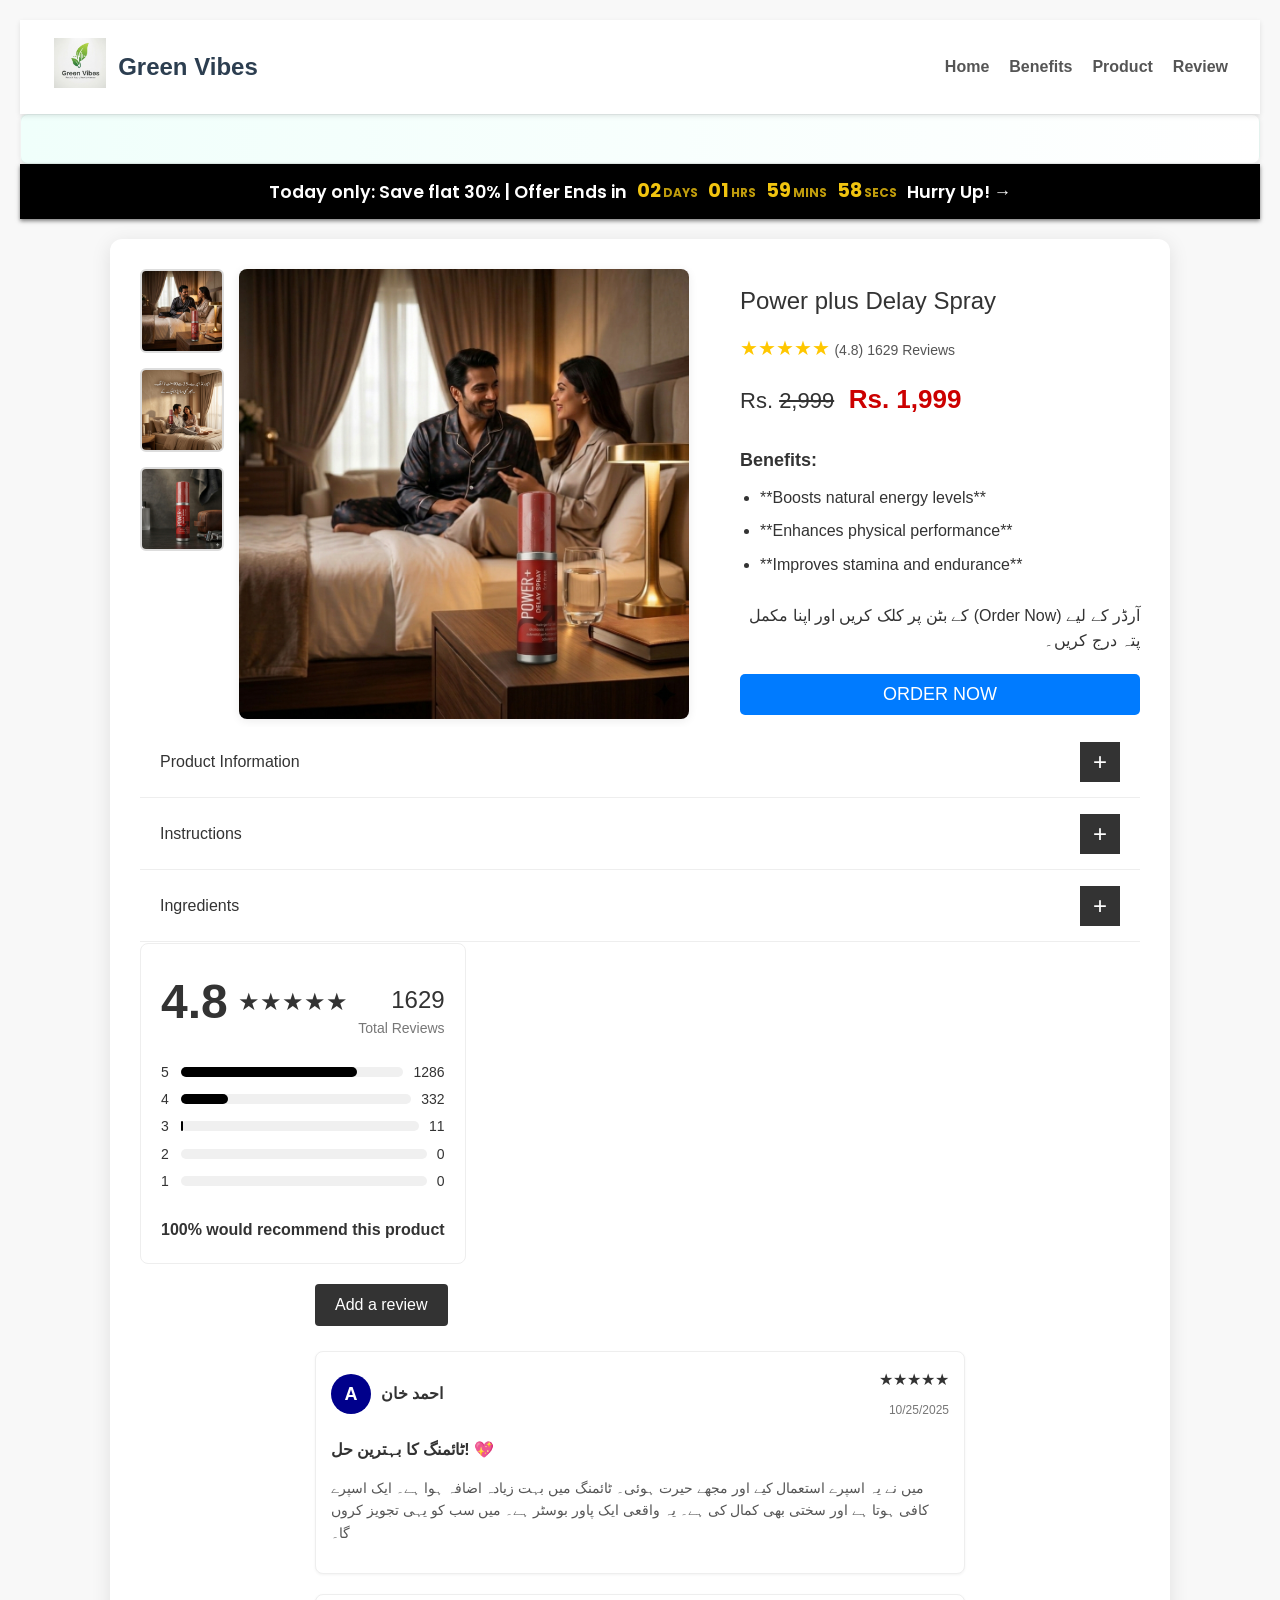
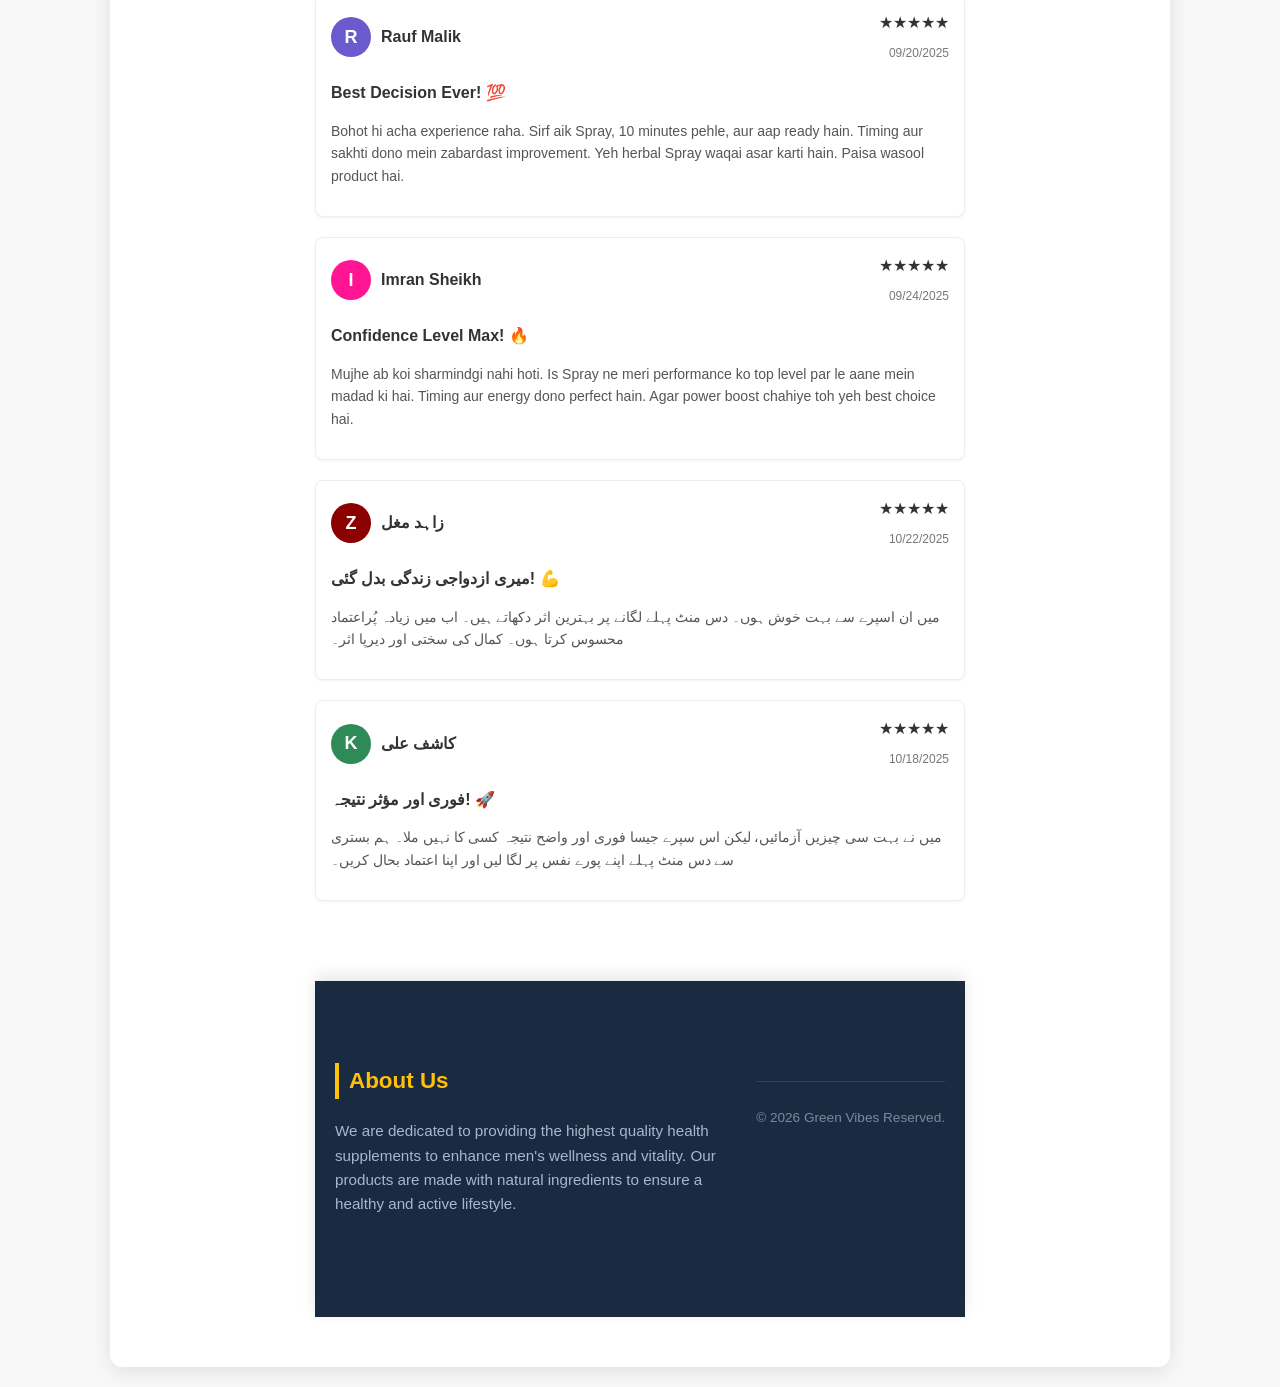
<file: index.html>
<!DOCTYPE html>
<html lang="en">

<head>
    <meta charset="UTF-8">
    <meta name="viewport" content="width=device-width, initial-scale=1.0">
    <title>Green Vibes</title>
    <link rel="stylesheet" href="style.css">
    <link href="https://fonts.gstatic.com" crossorigin>
    <link href="https://fonts.googleapis.com/css2?family=Poppins:wght@400;600;700&display=swap" rel="stylesheet">
    <link rel="stylesheet" href="https://cdnjs.cloudflare.com/ajax/libs/font-awesome/6.4.0/css/all.min.css">
<!-- Meta Pixel Code -->
<script>
!function(f,b,e,v,n,t,s)
{if(f.fbq)return;n=f.fbq=function(){n.callMethod?
n.callMethod.apply(n,arguments):n.queue.push(arguments)};
if(!f._fbq)f._fbq=n;n.push=n;n.loaded=!0;n.version='2.0';
n.queue=[];t=b.createElement(e);t.async=!0;
t.src=v;s=b.getElementsByTagName(e)[0];
s.parentNode.insertBefore(t,s)}(window, document,'script',
'https://connect.facebook.net/en_US/fbevents.js');
fbq('init', '1085203994543172');
fbq('track', 'PageView');
</script>
<noscript><img height="1" width="1" style="display:none"
src="https://www.facebook.com/tr?id=1085203994543172&ev=PageView&noscript=1"
/></noscript>
<!-- End Meta Pixel Code -->    
</head>
    <style>
    /* ... (Other CSS remains the same) ... */

    /* ------------------------------------ */
    /* Updated CSS for Review Form and Overlay */
    /* ------------------------------------ */
    .review-form-overlay {
        /* Overlay to cover the whole screen */
        position: fixed;
        top: 0;
        left: 0;
        width: 100%;
        height: 100%;
        background-color: rgba(0, 0, 0, 0.6);
        display: none;
        margin-top: 52px;
        
        /* ✨ FIX 1: Use center alignment for both axes */
        justify-content: center;
        align-items: center; 
        
        z-index: 1000;
        /* Scrollable container for small screens */
        overflow-y: auto; 
    }

    .review-form-content {
        background: #fff;
        padding: 30px;
        border-radius: 8px;
        max-width: 450px;
        width: 90%; 
        box-shadow: 0 5px 15px rgba(0, 0, 0, 0.3);
        position: relative;
        
        /* ✨ FIX 2: Remove unnecessary vertical margin which was causing header overlap */
        margin: 20px; 
    }
    
    /* ... (Rest of the CSS remains the same, including the media query) ... */

    .review-form-content h3 {
        margin-top: 0;
        border-bottom: 2px solid #eee;
        padding-bottom: 10px;
        margin-bottom: 20px;
    }

    .form-group {
        margin-bottom: 15px;
    }

    .form-group label {
        display: block;
        margin-bottom: 5px;
        font-weight: bold;
        font-size: 14px;
    }

    .form-group input, .form-group textarea {
        width: 100%;
        padding: 10px;
        border: 1px solid #ccc;
        border-radius: 4px;
        box-sizing: border-box; 
    }

    .form-group textarea {
        resize: vertical;
        min-height: 100px;
    }
    
    /* Star Rating Styling - LEFT-TO-RIGHT HIGHLY RECOMMENDED FIX */
.star-rating input {
    display: none; /* Hides the actual radio buttons */
}

.star-rating {
    /* 1. HTML order ulta karne ke bawajood, stars seedhe dikhenge */
    direction: rtl; 
    display: inline-block;
    font-size: 0; /* Important: removes space */
}

.star-rating label {
    font-size: 24px;
    color: #ddd; /* Light color for unselected stars */
    cursor: pointer;
    transition: color 0.2s;
    padding: 0 2px;
    display: inline-block;
    /* 2. Label ki direction seedhi (LTR) rakhte hain */
    direction: ltr; 
    font-size: 24px;
}

/* 3. Logic: ~ (tilde) selector RTL mein 'sare pichle' elements select karta hai, 
      lekin LTR mein 'sare agle' elements select karta hai. 
      RTL set karne se woh 'left' wale stars ko select karega. */

/* When hovering (hovered star and all stars to its left will light up) */
.star-rating label:hover,
.star-rating label:hover ~ label {
    color: #ffc107;
}

/* When checked (checked star and all stars to its left will stay gold) */
.star-rating input:checked ~ label,
.star-rating input:checked + label {
    color: #ffc107;
}

    .submit-btn {
        background-color: #ff9800;
        color: white;
        padding: 10px 15px;
        border: none;
        border-radius: 4px;
        cursor: pointer;
        font-size: 16px;
        transition: background-color 0.2s;
        width: 100%; /* Make submit button full width on small screens */
    }

    .submit-btn:hover {
        background-color: #e68900;
    }
    
    /* ------------------------------------ */
    /* Media Query for smaller screens (e.g., phones) */
    /* ------------------------------------ */
    @media (max-width: 500px) {
        .review-form-content {
            /* Reduce padding and margin for very small screens */
            padding: 20px;
            margin: 20px 0; 
        }
    }
</style>

<div id="review-form-modal" class="review-form-overlay">
    <div class="review-form-content">
        <h3>Write a Review</h3>
        <form id="customer-review-form" target="_self" method="POST" 
    action="YOUR_GOOGLE_FORM_EMBED_URL" 
    onsubmit="setTimeout(function(){closeReviewForm();}, 1000);">
            <div class="form-group"><label for="reviewer-name">Your Name</label><input type="text" id="reviewer-name" required></div>
            <div class="form-group">
    <label>Overall Rating</label>
    <div class="star-rating">
        <input type="radio" id="star5" name="rating" value="5" required><label for="star5" title="5 stars">★</label>
        <input type="radio" id="star4" name="rating" value="4"><label for="star4" title="4 stars">★</label>
        <input type="radio" id="star3" name="rating" value="3"><label for="star3" title="3 stars">★</label>
        <input type="radio" id="star2" name="rating" value="2"><label for="star2" title="2 stars">★</label>
        <input type="radio" id="star1" name="rating" value="1"><label for="star1" title="1 star">★</label>
    </div>
</div>
            <div class="form-group"><label for="review-title">Review Title</label><input type="text" id="review-title" required></div>
            <div class="form-group"><label for="review-text">Your Detailed Review</label><textarea id="review-text" required></textarea></div>
            <button type="submit" class="submit-btn">Submit Review</button>
        </form>
    </div>
</div>

<script>
    // Show the modal when 'Add a review' is clicked
    function openReviewForm() {
        document.getElementById('review-form-modal').style.display = 'flex';
    }
    function closeReviewForm() {
        document.getElementById('review-form-modal').style.display = 'none';
        document.getElementById('customer-review-form').reset();
        alert('Thank you! Your review has been submitted to our system.');
    }

    // Hide the modal when clicking outside of it
    document.getElementById('review-form-modal').addEventListener('click', function(e) {
        if (e.target.id === 'review-form-modal') {
            document.getElementById('review-form-modal').style.display = 'none';
        }
    });

    // Handle form submission (Requires Backend for actual saving)
    document.getElementById('customer-review-form').addEventListener('submit', function(e) {
        e.preventDefault();
        
        
        // Close form and reset fields
        document.getElementById('review-form-modal').style.display = 'none';
        document.getElementById('customer-review-form').reset();
    });
</script>
<body oncontextmenu="return false;" onselectstart="return false;" ondragstart="return false;">
    <nav class="main-nav-bar">
        <div class="brand-logo">
            <a href="#home">
                <img src="logo (1).jpeg" alt="Organic Herb Store Logo" />
            </a>
            <div class="brand-title">Green Vibes</div>
        </div>

        <a href="#" class="menu-toggle" id="menuToggle">
            <i class="fas fa-bars"></i>
        </a>

        <div class="nav-links" id="navLinks">
            <ul>
                <li><a href="index.html">Home</a></li>
                <li><a href="#description-tab">Benefits</a></li>
                <li><a href="#product">Product</a></li>
                <li><a href="#Reviews">Review</a></li>
            </ul>
        </div>
    </nav>
    <div class="marquee">
        <span>Power plus Delay Spray⚡ apply All Penis 10 minutes Before Special Moment |
            Safe & Side Effect Free!</span>
    </div>
    <div class="ticker-offer-bar">
    <div class="ticker-content-wrapper">
        <span class="ticker-text-left">Today only: Save flat 30% | Offer Ends in </span>
        
        <span class="ticker-timer-unit">
            <span id="days" class="ticker-timer-value">02</span>
            <span class="ticker-timer-label">Days</span>
        </span>
        
        <span class="ticker-timer-unit">
            <span id="hours" class="ticker-timer-value">07</span>
            <span class="ticker-timer-label">HRS</span>
        </span>
        
        <span class="ticker-timer-unit">
            <span id="minutes" class="ticker-timer-value">47</span>
            <span class="ticker-timer-label">MINS</span>
        </span>
        
        <span class="ticker-timer-unit">
            <span id="seconds" class="ticker-timer-value">26</span>
            <span class="ticker-timer-label">SECS</span>
        </span>

        <span class="ticker-text-right"> Hurry Up! →</span>
    </div>
</div>
    <div id="product" class="product-container">
        <div class="images-section">
            <div class="image-gallery">
                <div class="thumbnail-images">
                    <img src="1.jpg" alt="Thumbnail 1">
                    <img src="2.jpg" alt="Thumbnail 1"> 
                    <img src="3.png" alt="Thumbnail 1">     
                </div>
                <div class="main-image-container">
                    <img src="1.jpg" alt="Main Product Image" class="main-image">
                </div>
            </div>
        </div>
        <div class="product-details" style="font-family: Arial, sans-serif; max-width: 400px;">
    <h1 class="product-title" style="font-size: 24px; font-weight: normal; line-height: 1.3;">Power plus Delay Spray</h1>
    
    <div class="reviews-section" style="margin-bottom: 15px;">
        <span style="color: #FFC700; font-size: 20px;">★★★★★</span> 
        <span style="font-size: 14px; color: #555;">(4.8) 1629 Reviews</span>
    </div>
    
    <div class="price-section" style="margin-bottom: 25px;">
        <span class="original-price" style="font-size: 22px; color: #333;">Rs. <del>2,999</del></span>
        <span class="discount-price" style="font-size: 26px; color: #CC0000; font-weight: bold; margin-left: 10px;">Rs. 1,999</span>
    </div>
    
    <p class="section-heading" style="font-size: 18px; font-weight: bold; margin-bottom: 10px;">Benefits:</p>

    <ul class="benefits-list" style="list-style-type: disc; padding-left: 20px; margin: 0;">
        <li style="margin-bottom: 8px;">**Boosts natural energy levels**</li>
        <li style="margin-bottom: 8px;">**Enhances physical performance**</li>
        <li style="margin-bottom: 8px;">**Improves stamina and endurance**</li>
    </ul>

    <p class="product-description" dir="rtl" style="margin-top: 25px; font-size: 16px;">
        آرڈر کے لیے (Order Now) کے بٹن پر کلک کریں اور اپنا مکمل پتہ درج کریں۔
    </p>

    <button class="buy-now-btn" id="open-form-btn" style="background-color: #007bff; color: white; padding: 10px 20px; border: none; border-radius: 5px; cursor: pointer; font-size: 18px; display: block; width: 100%; margin-top: 20px;">
        ORDER NOW
    </button>
</div>
<div class="accordion">
        
        <div class="accordion-item">
            <div class="accordion-header" onclick="toggleAccordion(this)">
                <span class="accordion-header-text">Product Information</span>
                <div class="accordion-icon">+</div>
            </div>
            <div class="accordion-content">
    <ul>
        <li>
            <strong>💪 کارکردگی اور توانائی میں معاون (SUPPORTS PERFORMANCE & VITALITY):</strong> 
            <p>(Power plus Delay Spray) توانائی کی سطح کو سہارا دیتا ہے اور جسمانی طاقت (vitality) کو بڑھانے میں مدد کرتا ہے۔ صحت مند خون کے بہاؤ کو فروغ دینے کے علاوہ، یہ ان لوگوں کے لیے بہترین ہے جو اپنی فعال طرز زندگی اور کارکردگی کو بہتر بنانا چاہتے ہیں۔</p>
        </li>
        <li>
            <strong>👨‍⚕️ مردانہ صحت میں مددگار (MALE HEALTH SUPPORT):</strong> 
            <p> آپ کی توانائی، طاقت اور سٹیمنا کو بڑھانے میں مدد کرے گا، کیونکہ اس کے اجزاء (ingredients) آپ کی حیات بخشی (vitality) کو دوبارہ جوان اور بحال کرنے کا کام کرتے ہیں۔</p>
        </li>
        <li>
            <strong>✨ اعتماد اور طاقت میں اضافہ (BOOST CONFIDENCE & STRENGTH):</strong>
            <p>بہتر اور مضبوط گردش (circulation) کے ساتھ، یہ آپ کے موڈ کو بہتر بنائے گا اور آپ کو سونے کے کمرے کے اندر اور باہر، دونوں جگہ بہتر کارکردگی دکھانے اور بااختیار محسوس کرنے کا اعتماد دے گا۔</p>
        </li>
    </ul>
</div>
        </div>

        <div class="accordion-item">
            <div class="accordion-header" onclick="toggleAccordion(this)">
                <span class="accordion-header-text">Instructions</span>
                <div class="accordion-icon">+</div>
            </div>
            <div class="accordion-content">
                <h3>💊 استعمال کا طریقہ</h3>
                <p>ہم بستری سے دس منٹ پہلے اپنے پورے نفس پر لگا لیں</p>
            <p>روزانہ استعمال نہ کریں اسپرے: ضرورت کے مطابق 
 </p>
            <p>وقت کا خیال رکھیں: ہمبستری سے دس منٹ پہلے استعمال کرنا صحیح وقت ہے۔</p>
            </div>
        </div>

        <div class="accordion-item">
            <div class="accordion-header" onclick="toggleAccordion(this)">
                <span class="accordion-header-text">Ingredients</span>
                <div class="accordion-icon">+</div>
            </div>
            <div class="accordion-content">
                <h3>"اجزاء"</h3>
                <p>امپورٹڈ اسپرے ہے بہترین اجزا سے تیار شدہ بنا</p>
            </div>
        
        </div>

    </div>
    <div style="font-family: Arial, sans-serif; max-width: 400px; padding: 20px; border: 1px solid #eee; border-radius: 8px; background-color: #fff;">
    
    <div style="display: flex; justify-content: space-between; align-items: flex-end; margin-bottom: 20px;">
        <div style="display: flex; align-items: center;">
            <span style="font-size: 48px; font-weight: bold; margin-right: 10px;">4.8</span>
            <span style="color: #333; font-size: 24px;">★★★★★</span>
        </div>
        <div style="text-align: right;">
            <span style="font-size: 24px; font-weight: normal; display: block; line-height: 1.2;">1629</span>
            <span style="font-size: 14px; color: #777;">Total Reviews</span>
        </div>
    </div>

    <div style="margin-bottom: 20px;">
        
        <div style="display: flex; align-items: center; margin-bottom: 5px;">
            <span style="width: 10px; font-size: 14px; color: #333;">5</span>
            <div style="flex-grow: 1; height: 10px; background-color: #f0f0f0; margin: 0 10px; border-radius: 5px; position: relative;">
                <div style="height: 100%; width: 78.9%; background-color: #000; border-radius: 5px;"></div>
            </div>
            <span style="font-size: 14px; color: #333;">1286</span>
        </div>

        <div style="display: flex; align-items: center; margin-bottom: 5px;">
            <span style="width: 10px; font-size: 14px; color: #333;">4</span>
            <div style="flex-grow: 1; height: 10px; background-color: #f0f0f0; margin: 0 10px; border-radius: 5px; position: relative;">
                <div style="height: 100%; width: 20.4%; background-color: #000; border-radius: 5px;"></div>
            </div>
            <span style="font-size: 14px; color: #333;">332</span>
        </div>

        <div style="display: flex; align-items: center; margin-bottom: 5px;">
            <span style="width: 10px; font-size: 14px; color: #333;">3</span>
            <div style="flex-grow: 1; height: 10px; background-color: #f0f0f0; margin: 0 10px; border-radius: 5px; position: relative;">
                <div style="height: 100%; width: 0.67%; background-color: #000; border-radius: 5px;"></div>
            </div>
            <span style="font-size: 14px; color: #333;">11</span>
        </div>

        <div style="display: flex; align-items: center; margin-bottom: 5px;">
            <span style="width: 10px; font-size: 14px; color: #333;">2</span>
            <div style="flex-grow: 1; height: 10px; background-color: #f0f0f0; margin: 0 10px; border-radius: 5px; position: relative;">
                <div style="height: 100%; width: 0%; background-color: #000; border-radius: 5px;"></div>
            </div>
            <span style="font-size: 14px; color: #333;">0</span>
        </div>

        <div style="display: flex; align-items: center; margin-bottom: 5px;">
            <span style="width: 10px; font-size: 14px; color: #333;">1</span>
            <div style="flex-grow: 1; height: 10px; background-color: #f0f0f0; margin: 0 10px; border-radius: 5px; position: relative;">
                <div style="height: 100%; width: 0%; background-color: #000; border-radius: 5px;"></div>
            </div>
            <span style="font-size: 14px; color: #333;">0</span>
        </div>

    </div>

    <div style="font-size: 16px; font-weight: bold; margin-top: 25px;">
        100% would recommend this product
    </div>
</div>

<div id="Reviews"class="reviews-container">

    <div class="add-review-btn-section">
        <button class="add-review-btn" onclick="openReviewForm()">
    Add a review
</button>
    </div>

    <div class="review-card">
    <div class="review-header">
        <div class="reviewer-info">
            <div class="avatar" style="background-color: #00008B;">A</div>
            <span class="reviewer-name">احمد خان</span>
        </div>
        <div class="review-rating-date">
            <span class="review-rating">★★★★★</span>
            <span class="review-date">10/25/2025</span>
        </div>
    </div>
    <p class="review-title">ٹائمنگ کا بہترین حل! 💖</p>
    <p class="review-body">
        میں نے یہ اسپرے استعمال کیے اور مجھے حیرت ہوئی۔ ٹائمنگ میں بہت زیادہ اضافہ ہوا ہے۔ ایک اسپرے کافی ہوتا ہے اور سختی بھی کمال کی ہے۔ یہ واقعی ایک پاور بوسٹر ہے۔ میں سب کو یہی تجویز کروں گا۔
    </p>
</div>

<div class="review-card">
    <div class="review-header">
        <div class="reviewer-info">
            <div class="avatar" style="background-color: #6A5ACD;">R</div>
            <span class="reviewer-name">Rauf Malik</span>
        </div>
        <div class="review-rating-date">
            <span class="review-rating">★★★★★</span>
            <span class="review-date">09/20/2025</span>
        </div>
    </div>
    <p class="review-title">Best Decision Ever! 💯</p>
    <p class="review-body">
        Bohot hi acha experience raha. Sirf aik Spray, 10 minutes pehle, aur aap ready hain. Timing aur sakhti dono mein zabardast improvement. Yeh herbal Spray waqai asar karti hain. Paisa wasool product hai.
    </p>
</div>

<div class="review-card">
    <div class="review-header">
        <div class="reviewer-info">
            <div class="avatar" style="background-color: #FF1493;">I</div>
            <span class="reviewer-name">Imran Sheikh</span>
        </div>
        <div class="review-rating-date">
            <span class="review-rating">★★★★★</span>
            <span class="review-date">09/24/2025</span>
        </div>
    </div>
    <p class="review-title">Confidence Level Max! 🔥</p>
    <p class="review-body">
        Mujhe ab koi sharmindgi nahi hoti. Is Spray ne meri performance ko top level par le aane mein madad ki hai. Timing aur energy dono perfect hain. Agar power boost chahiye toh yeh best choice hai.
    </p>
</div>

<div class="review-card">
    <div class="review-header">
        <div class="reviewer-info">
            <div class="avatar" style="background-color: #8B0000;">Z</div>
            <span class="reviewer-name">زاہد مغل</span>
        </div>
        <div class="review-rating-date">
            <span class="review-rating">★★★★★</span>
            <span class="review-date">10/22/2025</span>
        </div>
    </div>
    <p class="review-title">میری ازدواجی زندگی بدل گئی! 💪</p>
    <p class="review-body">
        میں ان اسپرے سے بہت خوش ہوں۔ دس منٹ پہلے لگانے پر بہترین اثر دکھاتے ہیں۔ اب میں زیادہ پُراعتماد محسوس کرتا ہوں۔ کمال کی سختی اور دیرپا اثر۔
    </p>
</div>

<div class="review-card">
    <div class="review-header">
        <div class="reviewer-info">
            <div class="avatar" style="background-color: #2E8B57;">K</div>
            <span class="reviewer-name">کاشف علی</span>
        </div>
        <div class="review-rating-date">
            <span class="review-rating">★★★★★</span>
            <span class="review-date">10/18/2025</span>
        </div>
    </div>
    <p class="review-title">فوری اور مؤثر نتیجہ! 🚀</p>
    <p class="review-body">
        میں نے بہت سی چیزیں آزمائیں، لیکن اس سپرے جیسا فوری اور واضح نتیجہ کسی کا نہیں ملا۔ ہم بستری سے دس منٹ پہلے اپنے پورے نفس پر لگا لیں اور اپنا اعتماد بحال کریں۔
    </p>
</div>

            <div id="order-form-modal" class="modal">
                <div class="modal-content">
                    <span class="close-btn">&times;</span>
                    <h2 class="form-title">Place Order — Power plus Delay Spray
</h2>
                    <form id="order-form"
                        action="https://script.google.com/macros/s/AKfycbx3g_qoDDfD0zR_NvGoRc9D2t7XYVoJqNKnQhgbZ7MZW6p-0oY6V6pFnnKm5yHJZjk/exec"
                        method="POST">
                        <input type="text" name="name" placeholder="Full Name" required>
                        <input type="tel" name="phone" placeholder="Phone Number" required>
                        <input type="City" name="City" placeholder="City">
                        <textarea name="address" placeholder="Shipping Address" rows="3" required></textarea>
                        <input type="hidden" name="product" value="MG">
                        <input type="hidden" name="price" value="1999">
                        <button type="submit" class="submit-btn" id="submit-btn">Place Order</button>
                    </form>
                </div>
            </div>
            <footer>
                <div class="footer-container">
                    <div class="footer-section about-us">
                        <h3>About Us</h3>
                        <p>We are dedicated to providing the highest quality health supplements to enhance men's
                            wellness and vitality. Our products are made with natural ingredients to ensure a healthy
                            and active lifestyle.</p>
                    </div>
                    <div class="footer-bottom">
                        <p>&copy; 2026 Green Vibes Reserved.</p>
                    </div>
            </footer>
            <script>
    // 1. Buttons aur Links ko select karen
    const menuToggle = document.getElementById('menuToggle');
    const navLinks = document.getElementById('navLinks');

    // 2. Button par 'click' event listener lagayein
    menuToggle.addEventListener('click', () => {
        // 3. nav-links par 'active' class add/remove karein
        navLinks.classList.toggle('active');
        
        // Optional: Toggle the bar icon (fas fa-bars) to a close icon (fas fa-times)
        const icon = menuToggle.querySelector('i');
        icon.classList.toggle('fa-bars');
        icon.classList.toggle('fa-times');
    });
</script>
            <script>
                document.getElementById('order-form').addEventListener('submit', function (event) {
                    const form = event.target;
                    const submitBtn = form.querySelector('.submit-btn');

                    // Show processing message and disable the button
                    submitBtn.textContent = 'Processing...';
                    submitBtn.disabled = true;

                    var data = new FormData(form);

                    fetch(form.action, {
                        method: 'POST',
                        body: data
                    })
                });
            </script>
            <script>
                document.addEventListener('DOMContentLoaded', function () {
                    const form = document.getElementById('order-form');
                    const submitBtn = document.getElementById('submit-btn');
                    submitBtn.disabled = true;

                    form.addEventListener('input', () => {
                        submitBtn.disabled = !form.checkValidity();
                    });

                    form.addEventListener('submit', function (e) {
                        e.preventDefault();  // stop default Google message
                        window.location.href = "thankyou.html"; // direct redirect
                    });
                });
            </script>     
            <script>
    function startCountdown() {
        // Set the countdown time (2 hours from now)
        const countdownDate = new Date().getTime() + (2 * 60 * 60 * 1000); 

        const x = setInterval(function() {
            const now = new Date().getTime();
            const distance = countdownDate - now;

            // Time calculations for hours, minutes and seconds
            const hours = Math.floor((distance % (1000 * 60 * 60 * 24)) / (1000 * 60 * 60));
            const minutes = Math.floor((distance % (1000 * 60 * 60)) / (1000 * 60));
            const seconds = Math.floor((distance % (1000 * 60)) / 1000);

            // Output the result in elements
            document.getElementById("hours").innerHTML = String(hours).padStart(2, '0');
            document.getElementById("minutes").innerHTML = String(minutes).padStart(2, '0');
            document.getElementById("seconds").innerHTML = String(seconds).padStart(2, '0');

            // If the countdown is finished, write some text
            if (distance < 0) {
                clearInterval(x);
                document.getElementById("countdownTimer").innerHTML = "TIME IS UP!";
                document.querySelector('.stock-message').innerHTML = "Offer Expired!";
            }
        }, 1000);
    }

    // Start the countdown when the page loads
    startCountdown();
</script>   

<script>
        function toggleAccordion(header) {
            // Toggle the 'active' class on the header
            header.classList.toggle('active');
            
            // Get the content panel (the next sibling element)
            const content = header.nextElementSibling;

            // Check if the content is currently visible
            if (content.style.maxHeight) {
                // If max-height is set (content is open), close it
                content.style.maxHeight = null;
            } else {
                // If max-height is not set (content is closed), open it
                // Set max-height to the actual scroll height for the smooth transition
                content.style.maxHeight = content.scrollHeight + "px";
            } 
        }
    </script>
            <script src="script.js"></script>
</body>

</html>
</file>
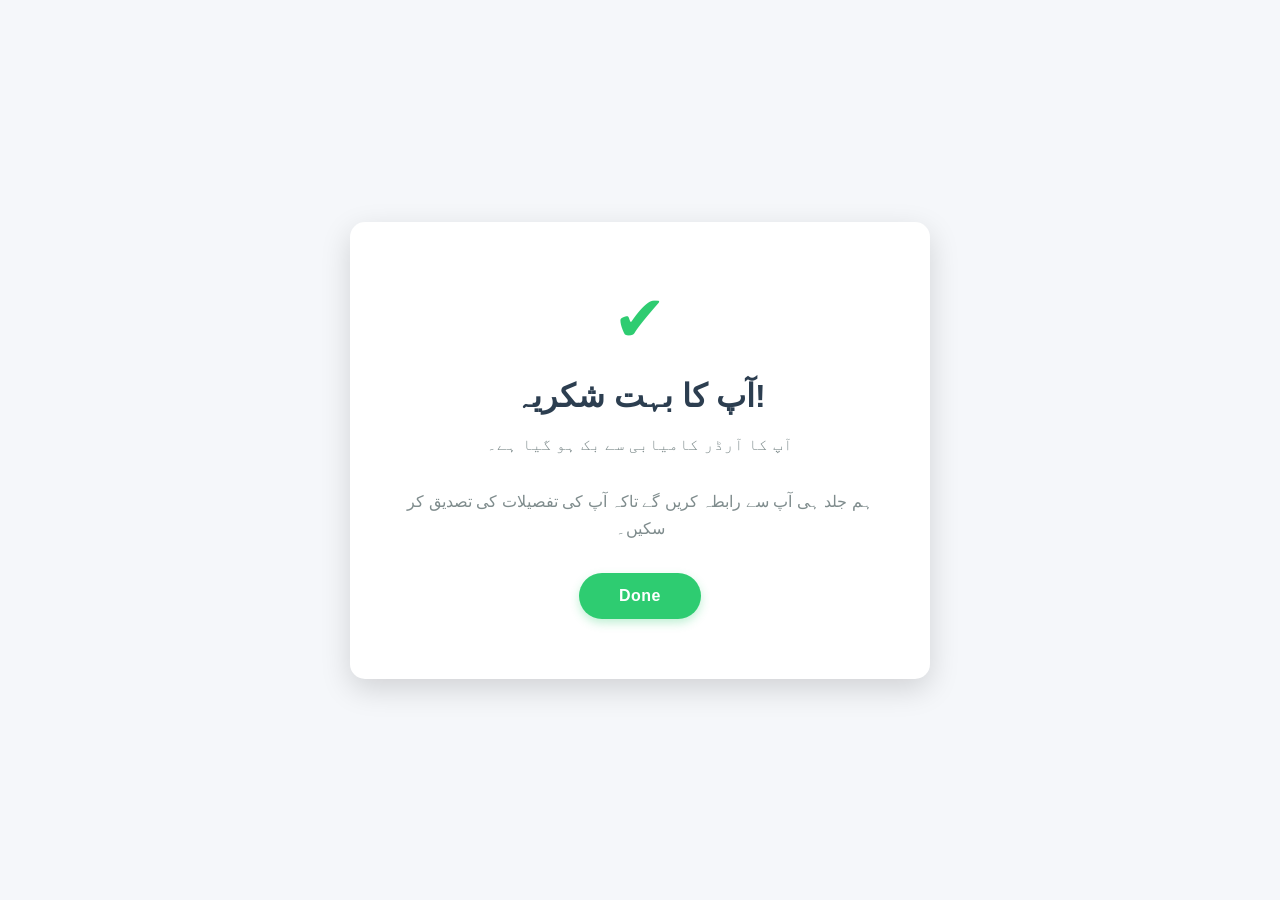
<file: thankyou.html>
<!DOCTYPE html>
<html lang="en">
<head>
    <meta charset="UTF-8">
    <meta name="viewport" content="width=device-width, initial-scale=1.0">
    <title>Aapka Order | Bohat Shukriya!</title>
    <link href="https://fonts.googleapis.com/css2?family=Noto+Naskh+Arabic:wght@400;700&display=swap" rel="stylesheet">
<!-- Meta Pixel Code -->
<script>
!function(f,b,e,v,n,t,s)
{if(f.fbq)return;n=f.fbq=function(){n.callMethod?
n.callMethod.apply(n,arguments):n.queue.push(arguments)};
if(!f._fbq)f._fbq=n;n.push=n;n.loaded=!0;n.version='2.0';
n.queue=[];t=b.createElement(e);t.async=!0;
t.src=v;s=b.getElementsByTagName(e)[0];
s.parentNode.insertBefore(t,s)}(window, document,'script',
'https://connect.facebook.net/en_US/fbevents.js');
fbq('init', '1085203994543172');
fbq('track', 'PageView');
</script>
<noscript><img height="1" width="1" style="display:none"
src="https://www.facebook.com/tr?id=1085203994543172&ev=PageView&noscript=1"
/></noscript>
<!-- End Meta Pixel Code -->
    <style>
    /* =================================
     * 1. MODERN THANK YOU PAGE STYLING
     * ================================= */
    
    body {
        /* Background light grey/blue for soft look */
        background-color: #f5f7fa; 
        /* Center content vertically and horizontally */
        display: flex;
        justify-content: center;
        align-items: center;
        height: 100vh;
        margin: 0;
        text-align: center;
        font-family: 'Arial', sans-serif; 
    }
    
    .thank-you-container {
        background: #ffffff; /* Crisp white background */
        padding: 60px 40px; /* Thodi zyada padding */
        border-radius: 15px; /* Softer border-radius */
        /* Smooth, modern shadow */
        box-shadow: 0 10px 30px rgba(0, 0, 0, 0.15); 
        max-width: 500px;
        /* Subtle fade-in effect on load (if added to HTML) */
        opacity: 0; 
        animation: fadeIn 0.8s ease-out forwards;
    }

    /* Success Icon/Element (HTML mein add karna hoga) */
    .success-icon {
        color: #2ecc71; /* Bright green for success */
        font-size: 4rem; /* Bada icon */
        margin-bottom: 20px;
        /* Yahan aap ek SVG ya Font Awesome icon use kar sakte hain */
    }

    .thank-you-container h1 {
        color: #2c3e50; /* Deep blue/grey for clean heading */
        font-size: 2rem; 
        margin-bottom: 15px;
        font-weight: 700; 
    }
    
    .thank-you-container p {
        color: #7f8c8d; /* Soft grey text */
        font-size: 1rem; 
        line-height: 1.7;
        margin-bottom: 30px; 
    }
    
    /* Call to Action Button */
    .ok-button {
        display: inline-block;
        background-color: #2ecc71; /* Success Green */
        color: #ffffff; 
        padding: 14px 40px;
        border: none;
        border-radius: 50px; /* Pill shape button */
        text-decoration: none; 
        font-size: 1rem;
        cursor: pointer;
        font-weight: 600; 
        letter-spacing: 0.5px;
        box-shadow: 0 4px 10px rgba(46, 204, 113, 0.3); /* Subtle button glow */
        transition: background-color 0.3s ease, transform 0.1s ease, box-shadow 0.3s ease;
    }

    .ok-button:hover {
        background-color: #27ae60; /* Darker green on hover */
        transform: translateY(-2px);
        box-shadow: 0 6px 15px rgba(46, 204, 113, 0.4);
    }

    .ok-button:active {
        transform: translateY(0);
        box-shadow: 0 2px 5px rgba(0, 0, 0, 0.1);
    }

    /* Keyframe for subtle fade-in animation */
    @keyframes fadeIn {
        from { opacity: 0; transform: translateY(20px); }
        to { opacity: 1; transform: translateY(0); }
    }
    
    /* Responsive adjustments */
    @media (max-width: 500px) {
        .thank-you-container {
            padding: 40px 20px;
            margin: 20px;
            box-shadow: 0 5px 15px rgba(0, 0, 0, 0.1);
        }
        h1 {
            font-size: 1.8rem;
        }
    }
</style>

<body>
    <div class="thank-you-container">
    <div class="success-icon">✔</div> 
    
    <h1>آپ کا بہت شکریہ!</h1>
        <p>آپ کا آرڈر کامیابی سے بک ہو گیا ہے۔</p>
        <p>ہم جلد ہی آپ سے رابطہ کریں گے تاکہ آپ کی تفصیلات کی تصدیق کر سکیں۔</p>
    
    <a href="index.html" class="ok-button">Done</a>
</div>
</body>
</html>
</file>
<file: style.css>
/* General settings for the whole page */
/* Product section container */
.product-container {
    display: flex;
    flex-wrap: wrap;
    background: #fff;
    border-radius: 12px;
    box-shadow: 0 4px 20px rgba(0, 0, 0, 0.1);
    padding: 30px;
    max-width: 1000px;
    margin: 20px auto;
}

/* Image section on the left */
.images-section {
    flex: 1;
    min-width: 300px;
    margin-right: 30px;
}

.image-gallery {
    display: flex;
    gap: 15px;
}

.thumbnail-images {
    display: flex;
    flex-direction: column;
    gap: 15px;
}

.thumbnail-images img {
    width: 80px;
    height: 80px;
    border: 2px solid #ddd;
    border-radius: 6px;
    cursor: pointer;
    transition: border-color 0.3s;
}

.thumbnail-images img:hover {
    border-color: #007bff;
}

.main-image-container {
    width: 100%;
}

.main-image {
    width: 100%;
    max-width: 450px;
    height: auto;
    border-radius: 8px;
    box-shadow: 0 2px 10px rgba(0, 0, 0, 0.08);
}
.supplement-facts {
    margin-top: 30px;
    text-align: center;
}

.supplement-image {
    max-width: 100%;
    height: auto;
    border: 1px solid #ddd;
    border-radius: 8px;
}

/* =================================
 * 1. MODERN ORDER FORM MODAL STYLES (HIDDEN)
 * ================================= */

/* Modal Backdrop - Hiding Logic Corrected */
.modal {
    /* 🛑 Zaroori: Form ko chupa kar rakhega */
    display: none; 
    
    position: fixed;
    z-index: 1000; 
    left: 0;
    top: 0;
    width: 100%;
    height: 100%;
    
    /* Display ko flex box se badal kar block kar dein, kyunki hum 'display: none' use kar rahe hain */
    /* Agar aap display: flex; rakhenge to aapko JS se usko 'flex' karna hoga */
    /* Lekin aam taur par yeh code behtar kaam karta hai: */
    
    /* Overlay background */
    background-color: rgba(0, 0, 0, 0.75); 
    overflow-y: auto; /* Scrollable agar content lamba ho */
    
    /* Yahan flexbox ki zaroorat nahi, sirf display: none/block kaafi hai. */
}

/* Modal Content Box - Centered and Modern Look */
.modal-content {
    background-color: #ffffff; 
    /* Centering ke liye purana tareeqa behtar hai jab display: block/none ho */
    margin: 5% auto; /* 5% from the top and centered horizontally */
    padding: 30px;
    width: 95%; 
    max-width: 450px; 
    border-radius: 12px; 
    box-shadow: 0 8px 20px rgba(0, 0, 0, 0.2); /* Soft shadow */
    position: relative;
    font-family: 'Arial', sans-serif; 
}

/* Close Button (X) */
.close-btn {
    color: #888;
    font-size: 32px;
    font-weight: 300; 
    position: absolute;
    top: 15px;
    right: 20px;
    cursor: pointer;
    line-height: 1; 
}

.close-btn:hover,
.close-btn:focus {
    color: #333; 
}

/* Form Title */
.form-title {
    text-align: center;
    color: #1a1a1a;
    margin-bottom: 25px;
    font-size: 1.6em;
    font-weight: 600;
    border-bottom: 2px solid #5cb85c; /* Clean Green Accent */
    padding-bottom: 12px;
}

/* Input Fields and Textarea Styling */
/* Aapke purane input selectors ko clean kiya gaya hai */
#order-form input:not([type="submit"]):not([type="radio"]),
#order-form textarea {
    width: 100%;
    padding: 12px 15px; 
    background-color: #f7f7f7; 
    border: 1px solid #e0e0e0; 
    color: #333;
    border-radius: 6px; 
    font-size: 1rem;
    box-sizing: border-box;
    transition: border-color 0.3s ease, box-shadow 0.3s ease;
    margin-top: 5px; /* Input aur label ke beech gap */
}

/* Focus State (Jab user click kare) */
#order-form input:focus,
#order-form textarea:focus {
    border-color: #5cb85c; 
    box-shadow: 0 0 0 3px rgba(92, 184, 92, 0.25); 
    background-color: #ffffff; 
    outline: none;
}

#order-form textarea {
    resize: vertical;
    min-height: 100px;
}

/* Submit Button (CTA) */
.submit-btn {
    background-color: #5cb85c; 
    color: white;
    padding: 14px 20px;
    border: none;
    border-radius: 6px;
    cursor: pointer;
    width: 100%;
    font-size: 1.1em;
    font-weight: 600;
    letter-spacing: 0.5px;
    margin-top: 20px; /* Thoda zyada margin */
    box-shadow: 0 0 0 rgba(0, 0, 0, 0.1); /* Subtle shadow removed for clean look */
    transition: background-color 0.3s ease, transform 0.1s;
}

.submit-btn:hover:not(:disabled) {
    background-color: #4cae4c; 
    transform: translateY(-1px); 
}

.submit-btn:disabled {
    background-color: #e0e0e0; 
    color: #999;
    cursor: not-allowed;
}
.submit-btn:active {
    transform: translateY(0); 
}

/* =================================
 * 2. RESPONSIVENESS FOR MODAL (Mobile Fix)
 * ================================= */

@media (max-width: 600px) {
    .modal-content {
        /* Mobile par zyada se zyada width cover karein */
        width: 95%;
        height: 60%;
        padding: 20px; /* Padding kam karein */
        box-sizing: border-box;
        /* Modal ko thoda upar rakhein mobile par */
        margin: 5% auto; 
    }
    
    .form-title {
        font-size: 1.4em;
        margin-bottom: 15px;
    }
    
    /* Input fields ki padding aur font-size thodi kam kar sakte hain */
    #order-form input:not([type="submit"]):not([type="radio"]),
    #order-form textarea {
        padding: 10px 12px;
        font-size: 0.95rem;
    }
    
    .submit-btn {
        padding: 12px 20px;
        font-size: 1em;
    }
    
    .close-btn {
        font-size: 28px;
        top: 10px;
        right: 15px;
    }
}
/* Navigation bar */
.main-nav-bar {
    background-color: #fff;
    color: #333;
    display: flex;
    justify-content: space-between;
    align-items: center;
    padding: 1rem 2rem;
    box-shadow: 0 2px 5px rgba(0, 0, 0, 0.1);
    position: sticky;
    top: 0;
    z-index: 1000;
}

.brand-logo {
    display: flex;
    align-items: center;
    gap: 20px;
}

.brand-logo img {
    height: 50px;
    padding: 2px;
}

.brand-title {
    font-size: 1.5rem;
    font-weight: 800;
    color: #2c3e50;
}

.menu-toggle {
    display: none;
    font-size: 1.5rem;
    color: #333;
    text-decoration: none;
    cursor: pointer;
}

.nav-links ul {
    list-style: none;
    margin: 0;
    padding: 0;
    display: flex;
    gap: 20px;
}

.nav-links a {
    text-decoration: none;
    color: #555;
    font-size: 1rem;
    font-weight: 600;
    transition: color 0.3s;
}

.nav-links a:hover {
    color: #2ecc71;
}

/* Image Slider */
.gallery-slider {
    position: relative;
    overflow: hidden;
    padding: 30px 10px;
    background: #fff;
    max-width: 1000px;
    margin: 40px auto;
}

.slider {
    display: flex;
    flex-wrap: nowrap;
    overflow-x: auto;
    scroll-behavior: smooth;
    -webkit-overflow-scrolling: touch;
}

.slider::-webkit-scrollbar {
    display: none;
}

.slider img {
    flex: 0 0 auto;
    width: 250px;
    margin-right: 15px;
    border-radius: 10px;
    box-shadow: 0 0 6px rgba(0, 0, 0, 0.1);
}

/* Marquee */
.marquee {
    width: 100%;
    overflow: hidden;
    box-sizing: border-box;
    background: linear-gradient(90deg, #f0fffb, #ffffff);
    border: 1px solid rgba(0, 0, 0, 0.05);
    padding: 10px 0;
    border-radius: 8px;
    box-shadow: 0 6px 18px rgba(0, 0, 0, 0.06);
}

.marquee span {
    display: inline-block;
    padding-left: 100%;
    font-family: "Segoe UI", Roboto, "Noto Sans", Arial, sans-serif;
    font-size: 18px;
    font-weight: 700;
    letter-spacing: 0.2px;
    color: #064b44;
    white-space: nowrap;
    animation: marqueeAnim 20s linear infinite;
}

@keyframes marqueeAnim {
    0% {
        transform: translateX(0);
    }

    100% {
        transform: translateX(-100%);
    }
}

.marquee:hover span {
    animation-play-state: paused;
    cursor: pointer;
}

/* Footer */
/* =================================
 * 1. PREMIUM FOOTER STYLES
 * ================================= */

/* Footer Base Styling */
footer {
    /* Deep Navy Blue/Near Black for a premium look */
    background-color: #1a2a40; 
    color: #f0f8ff; /* Off-White for high contrast */
    padding: 60px 20px; /* Thodi zyada vertical padding */
    margin-top: 80px;
    font-family: 'Arial', sans-serif; /* Clean, modern font */
    line-height: 1.6;
    box-shadow: 0 -5px 15px rgba(0, 0, 0, 0.1); /* Subtle shadow from below */
}

.footer-container {
    display: flex;
    flex-wrap: wrap;
    justify-content: space-between;
    max-width: 1200px; /* Thoda zyada wide container */
    margin: 0 auto;
    gap: 30px; /* Zyada space between sections */
}

/* Footer Section Layout */
.footer-section {
    flex: 1;
    min-width: 220px; /* Adjust min-width for better responsiveness */
    margin-bottom: 25px;
}

.footer-section h3 {
    /* Gold accent for headings */
    color: #ffc107; 
    font-size: 1.4rem; /* Thoda bada heading */
    margin-bottom: 20px;
    font-weight: 700;
    /* Small underline effect */
    border-left: 4px solid #ffc107;
    padding-left: 10px;
}

.footer-section p {
    font-size: 0.95rem;
    color: #a7b7cc; /* Light gray-blue for readability */
}

/* Social Icons Styling */
.social-icons {
    margin-top: 20px;
}

.social-icons a {
    display: inline-block;
    margin-right: 15px;
    /* Smooth transition for background on hover */
    transition: all 0.3s ease;
    border-radius: 50%;
}

.social-icons img {
    width: 32px; /* Thoda bada icon */
    height: 32px;
    border-radius: 50%;
    /* Subtle grey border around icons */
    border: 1px solid rgba(255, 255, 255, 0.2); 
    transition: transform 0.3s ease, border-color 0.3s ease;
}

.social-icons img:hover {
    transform: scale(1.15) rotate(5deg); /* Thoda zyada prominent effect */
    /* Gold border on hover */
    border-color: #ffc107; 
}

/* Footer Bottom (Copyright) */
.footer-bottom {
    text-align: center;
    margin-top: 40px;
    padding-top: 25px;
    /* Faint separator line */
    border-top: 1px solid rgba(255, 255, 255, 0.1); 
}

.footer-bottom p {
    font-size: 0.85rem;
    color: #7b8a9d; /* Softer color for copyright text */
    margin: 0;
}

/* Responsive adjustments for mobile */
@media (max-width: 768px) {
    .footer-container {
        /* Stack sections vertically on mobile */
        flex-direction: column; 
        gap: 20px;
    }

    .footer-section {
        min-width: 100%;
    }
}
/* Navigation bar */
.main-nav-bar {
    background-color: #fff;
    color: #333;
    display: flex;
    justify-content: space-between;
    align-items: center;
    padding: 1rem 2rem;
    box-shadow: 0 2px 5px rgba(0, 0, 0, 0.1);
    position: sticky;
    top: 0;
    z-index: 1000;
}

.brand-logo {
    display: flex;
    align-items: center;
    gap: 10px;
}

.brand-logo img {
    height: 50px;
}

.brand-title {
    font-size: 1.5rem;
    font-weight: 700;
    color: #2c3e50;
}

.menu-toggle {
    display: none; /* Hide toggle on larger screens */
    font-size: 1.5rem;
    color: #333;
    cursor: pointer;
}

.nav-links ul {
    list-style: none;
    margin: 0;
    padding: 0;
    display: flex;
    gap: 20px;
}

.nav-links a {
    text-decoration: none;
    color: #555;
    font-size: 1rem;
    font-weight: 600;
    transition: color 0.3s;
}

.nav-links a:hover {
    color: #2ecc71;
}
/* --- Default State: Links chhup jaate hain --- */
@media (max-width: 768px) {
    /* Menu links default mein chhupe huye honge */
    .nav-links {
        display: none;
        width: 100%;
        position: absolute;
        top: 60px; /* Ya jitni aapki nav-bar ki height hai */
        left: 0;
        background-color: #f8f8f8; /* Apni pasand ka color de dein */
        z-index: 1000;
        box-shadow: 0 4px 6px rgba(0, 0, 0, 0.1);
    }

    /* Toggle button sirf mobile par dikhega */
    .menu-toggle {
        display: block; 
        text-decoration: none;
        color: #333;
        font-size: 1.5rem;
    }

    /* --- Active State: Links nazar aayenge --- */
    .nav-links.active {
        display: flex; /* Links ko dikha dein */
        flex-direction: column;
    }

    .nav-links ul {
        flex-direction: column;
        width: 100%;
        padding: 0;
    }

    .nav-links li {
        text-align: center;
        margin: 10px 0;
        padding: 10px 0;
        border-bottom: 1px solid #eee;
    }
}

/* --- Success Modal Styles --- */
.modal-success-hidden {
    display: none; /* Default mein chupa hua rahega */
    position: fixed; 
    z-index: 1001; /* Review form modal se bhi oopar (higher z-index) */
    left: 0;
    top: 0;
    width: 100%;
    height: 100%;
    overflow: auto;
    background-color: rgba(0, 0, 0, 0.7); 
    backdrop-filter: blur(4px);
}

.modal-success-content {
    background: #ffffff;
    margin: 15% auto;
    padding: 30px;
    border-radius: 10px;
    max-width: 350px;
    width: 80%;
    text-align: center;
    box-shadow: 0 5px 20px rgba(0, 0, 0, 0.4);
}

.modal-success-content h2 {
    color: #2ecc71; /* Green color for success */
    font-size: 1.8rem;
    margin-bottom: 15px;
}

.modal-success-content p {
    color: #555;
    margin-bottom: 25px;
}

.ok-btn {
    background-color: #007bff; /* Blue or any color */
    color: white;
    padding: 10px 30px;
    border: none;
    border-radius: 5px;
    font-size: 1rem;
    cursor: pointer;
    transition: background-color 0.3s;
}

.ok-btn:hover {
    background-color: #0056b3;
}

/* =========================================================
 * UPDATED: FULL-WIDTH OFFER BAR (Marquee ke Neeche)
 * ========================================================= */

.offer-section-container {
    /* Poori screen ki chaurai */
    width: 100%;
    /* Background color ko dark ya high-contrast rakhein */
    background-color: #2c3e50; 
    padding: 15px 0; /* Padding kam kiya */
    margin: 0; /* Margin hata diya taake poori chaurai le */
    text-align: center;
    color: #fff;
    box-shadow: 0 4px 8px rgba(0, 0, 0, 0.2);
}

.offer-timer-box {
    /* Box-shadow aur margin hata diya taake yeh poori patti ka hissa lage */
    background: none; 
    padding: 0 20px;
    margin: 0 auto;
    max-width: 1200px; /* Content center mein rahega */
}

/* --- Countdown Timer Styling (Same as before, but with adjustments) --- */
.offer-title {
    font-size: 1.4rem;
    font-weight: 700;
    margin-bottom: 10px;
    color: #f1c40f; /* Yellow title */
}

.countdown-timer {
    display: flex;
    justify-content: center;
    gap: 15px;
    margin-bottom: 15px;
}

.timer-unit {
    /* Background ko zyada urgent banane ke liye */
    background: #e74c3c; 
    padding: 5px 10px;
    border-radius: 6px;
    text-align: center;
    min-width: 65px;
    box-shadow: 0 2px 4px rgba(0, 0, 0, 0.3);
}

.timer-value {
    font-size: 2rem;
    font-weight: 800;
    line-height: 1.1;
}

.timer-label {
    font-size: 0.7rem;
    font-weight: 400;
    text-transform: uppercase;
}
/* Timer Units ke andar ke Stock Message ko adjust karna */
/* Is style se aapka 'Limited Stock' ka text timer unit ke barabar dikhega */

.offer-section-container .timer-unit {
    /* Timer units ke liye pehle se maujood styles */
    background: #e74c3c;
    padding: 5px 10px;
    border-radius: 6px;
    text-align: center;
    min-width: 65px;
    box-shadow: 0 2px 4px rgba(0, 0, 0, 0.3);
}

.offer-section-container .timer-unit #Text {
    /* Jab 'Limited Stock' text timer unit ke andar ho */
    font-size: 1.1rem; /* Font size ko adjust kiya */
    font-weight: 700;
    line-height: 1.2; /* Line height adjust kiya taake center mein aaye */
    display: block; /* Poori chaurai lega */
    color: #fff;
    padding: 5px 0; /* Andar se thoda space diya */
}
/* --- General Reset & Base Styles --- */
body {
    font-family: 'Poppins', sans-serif;
    margin: 0;
    padding: 0;
    background-color: beige;
    color: #333;
    line-height: 1.6;
    overflow-x: hidden; /* No horizontal scroll */
}

/* --- Navigation Bar --- */
.main-nav-bar {
    background-color: #fff;
    display: flex;
    justify-content: space-between;
    align-items: center;
    padding: 1rem 2rem;
    box-shadow: 0 2px 5px rgba(0, 0, 0, 0.1);
    position: sticky;
    top: 0;
    z-index: 1000;
}
.brand-logo { display: flex; align-items: center; gap: 10px; }
.brand-logo img { height: 50px; }
.brand-title { font-size: 1.5rem; font-weight: 700; color: #2c3e50; }
.nav-links ul { list-style: none; margin: 0; padding: 0; display: flex; gap: 20px; }
.nav-links a { text-decoration: none; color: #555; font-size: 1rem; font-weight: 600; transition: color 0.3s; }
.nav-links a:hover { color: #2ecc71; }
.menu-toggle { display: none; font-size: 1.5rem; color: #333; cursor: pointer; }

/* --- Marquee --- */
.marquee {
    width: 100%;
    overflow: hidden;
    box-sizing: border-box;
    background: linear-gradient(90deg, #f0fffb, #ffffff);
    padding: 10px 0;
    box-shadow: 0 1px 5px rgba(0, 0, 0, 0.08);
}
.marquee span {
    display: inline-block;
    padding-left: 100%;
    font-size: 18px;
    font-weight: 700;
    color: #064b44;
    white-space: nowrap;
    animation: marqueeAnim 20s linear infinite;
}
@keyframes marqueeAnim { 0% { transform: translateX(0); } 100% { transform: translateX(-100%); } }

/* --- Other Sections (Product Container, Tabs, Footer, Modal) CSS remains the same... --- */
/* (Skipping the rest of your provided CSS for brevity, assuming it's correctly placed in your style.css) */
/* ... */

/* ==================================
 * 2. MEDIA QUERIES (RESPONSIVENESS) 📱💻
 * ================================== */
@media (max-width: 768px) {
    
    /* --- Navigation --- */
    .main-nav-bar { padding: 0.8rem 1rem; }
    .nav-links { display: none; } 
    .menu-toggle { display: block; }
    
    /* --- Product Container (Hero) --- */
    .product-container {
        padding: 15px;
        margin: 10px auto;
        border-radius: 0;
    }
    .images-section { margin-right: 0; }
    .image-gallery { flex-direction: column-reverse; gap: 10px; } /* Thumbnails neeche aayengi */
    .thumbnail-images { flex-direction: row; justify-content: center; }

    .slider img { width: 180px; }
    .footer-container { flex-direction: column; text-align: center; }
    .footer-section { min-width: 100%; }
}
/* =========================================================
 * NEW STYLE: Ticker Bar Timer (Image Type)
 * ========================================================= */

.ticker-offer-bar {
    /* Poori patti (bar) ka style */
    width: 100%;
    background-color: #000; /* Black Background */
    color: #fff;
    padding: 12px 0;
    margin: 0;
    text-align: center;
    box-shadow: 0 2px 4px rgba(0, 0, 0, 0.5);
    display: flex;
    justify-content: center;
    align-items: center;
    font-family: 'Poppins', sans-serif;
}

.ticker-content-wrapper {
    /* Content ko center mein laane aur alignment ke liye */
    display: flex;
    align-items: center;
    justify-content: center;
    flex-wrap: nowrap; /* Taa-ke sab ek line mein rahe */
    max-width: 1200px;
    width: 95%;
}

.ticker-text-left, 
.ticker-text-right {
    font-size: 1.1rem;
    font-weight: 600;
    padding: 0 5px;
    white-space: nowrap; /* Zaroori hai taake text wrap na ho */
}

/* Timer Unit ke liye Style */
.ticker-timer-unit {
    display: inline-flex; /* Timer parts ko ek line mein rakhta hai */
    align-items: baseline;
    font-weight: 700;
    color: #f1c40f; /* Yellow Color */
    margin: 0 5px;
}

.ticker-timer-value {
    font-size: 1.2rem; /* Value thodi badi */
    margin-right: 2px;
}

.ticker-timer-label {
    font-size: 0.75rem; /* Label chota */
    text-transform: uppercase;
    opacity: 0.8;
}

/* ==================================
 * MEDIA QUERIES (MOBILE FIXES) 📱
 * ================================== */
@media (max-width: 768px) {
    .ticker-offer-bar {
        padding: 8px 0;
    }
    
    .ticker-content-wrapper {
        flex-wrap: wrap; /* Agar screen bahut choti ho to wrap hone ki ijazat */
    }

    .ticker-text-left, 
    .ticker-text-right {
        font-size: 0.85rem; /* Mobile par font size chota kiya */
    }

    .ticker-timer-unit {
        margin: 0 3px;
    }
    
    .ticker-timer-value {
        font-size: 1rem; /* Values ko aur chota kiya */
    }
    
    .ticker-timer-label {
        font-size: 0.6rem;
    }
    
    /* Jab content wrap ho to center align ho jaye */
    .ticker-text-left {
        width: 100%;
        text-align: center;
        margin-bottom: 5px;
    }
    
    .ticker-text-right {
        /* Yeh "Hurry Up" wala hissa timer ke neeche aa sakta hai */
        width: 100%;
        text-align: center;
        margin-top: 5px;
    }
    .product-description{
        font-size: 1rem;
    }
}


/* CSS for Styling */
        body {
            font-family: Arial, sans-serif;
            margin: 20px;
            background-color: #f8f8f8;
        }

        .accordion-item {
            border-bottom: 1px solid #eee; /* Separator line */
            margin-bottom: 1px;
        }

        .accordion-header {
            background-color: #fff;
            color: #333;
            padding: 15px 20px;
            display: flex;
            justify-content: space-between;
            align-items: center;
            cursor: pointer;
            transition: background-color 0.2s;
        }

        .accordion-header:hover {
            background-color: #f5f5f5;
        }

        /* Styling for the first header (Description) to be orange/highlighted */
        .accordion-item:first-child .accordion-header-text {
            color: #333; /* Orange color for Description */
        }

        .accordion-icon {
            font-size: 24px;
            font-weight: 300;
            line-height: 1;
            padding: 0 10px;
            background-color: #333; /* Dark background for the icon area */
            color: white; /* White '+' sign */
            height: 40px;
            width: 40px;
            display: flex;
            justify-content: center;
            align-items: center;
            box-sizing: border-box;
            transition: transform 0.3s;
        }
        
        /* Rotate the '+' sign to 'x' or '-' when the content is shown */
        .accordion-header.active .accordion-icon {
            transform: rotate(45deg);
        }

        .accordion-content {
            padding: 0 20px;
            background-color: #fff;
            max-height: 0;
            overflow: hidden;
            transition: max-height 0.3s ease-out; /* Smooth transition for opening/closing */
            text-align: right;
            direction: rtl;
        }

        .accordion-content p {
            padding: 10px 0 20px 0;
            margin: 0;
            color: #555;
        }

/* CSS for Reviews Section Styling */
    /* ------------------------------------ */
    .reviews-container {
        font-family: Arial, sans-serif;
        max-width: 650px;
        margin: 20px auto;
        padding: 0 15px;
    }

    /* ------------------------------------ */
    /* CSS for Reviews Section Styling */
    /* ------------------------------------ */
    .reviews-container {
        font-family: Arial, sans-serif;
        max-width: 650px;
        margin: 20px auto;
        padding: 0 15px;
    }
    .add-review-btn-section { margin-bottom: 25px; }
    .add-review-btn {
        background-color: #333; color: white; border: none; padding: 12px 20px;
        border-radius: 4px; font-size: 16px; cursor: pointer; display: inline-flex;
        align-items: center; transition: background-color 0.2s;
    }
    .add-review-btn:hover { background-color: #555; }
    .add-review-btn svg { margin-right: 8px; width: 16px; height: 16px; }
    .review-card {
        background-color: #fff; border: 1px solid #eee; border-radius: 8px;
        padding: 15px; margin-bottom: 20px; box-shadow: 0 1px 3px rgba(0,0,0,0.05);
    }
    .review-header { display: flex; align-items: center; justify-content: space-between; margin-bottom: 10px; }
    .reviewer-info { display: flex; align-items: center; }
    .avatar {
        width: 40px; height: 40px; border-radius: 50%; background-color: #333;
        color: white; display: flex; justify-content: center; align-items: center;
        font-size: 18px; font-weight: bold; margin-right: 10px;
    }
    .reviewer-name { font-weight: bold; color: #333; }
    .review-rating-date { text-align: right; }
    .review-rating { color: #333; font-size: 16px; margin-bottom: 3px; display: block; }
    .review-date { font-size: 12px; color: #777; }
    .review-title { font-weight: bold; margin-bottom: 8px; font-size: 16px; }
    .review-body { font-size: 14px; color: #555; line-height: 1.6; }
</file>
